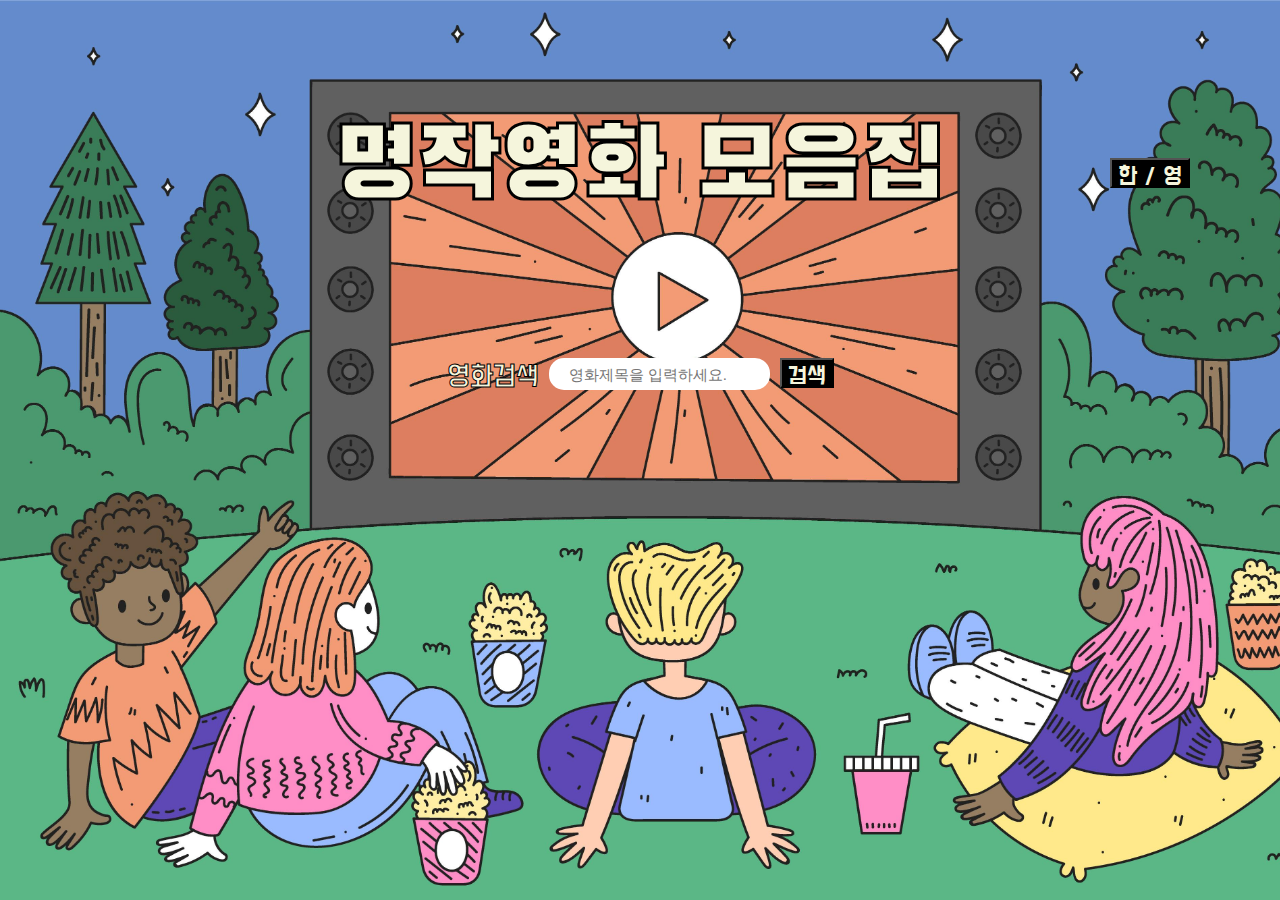
<file: html/index.html>
<!DOCTYPE html>
<html lang="ko">
  <head>
    <meta charset="UTF-8" />
    <meta name="viewport" content="width=device-width, initial-scale=1.0" />
    <title>명작영화컬렉션</title>
    <link rel="stylesheet" href="../css/style.css" />
    <link rel="icon" href="../img/favicon-32x32.png" />
  </head>
  <body>
    <div class="header">
      <h1 class="title">명작영화 모음집</h1>
      <button id="lang_btn">한 / 영</button>
    </div>
    <form>
      <span>영화검색</span>
      <input id="search" type="text" placeholder="영화제목을 입력하세요." />
      <button id="btn">검색</button>
    </form>
    <section id="card"></section>

    <script src="../script/movie.js" type="module"></script>
  </body>
</html>
</file>
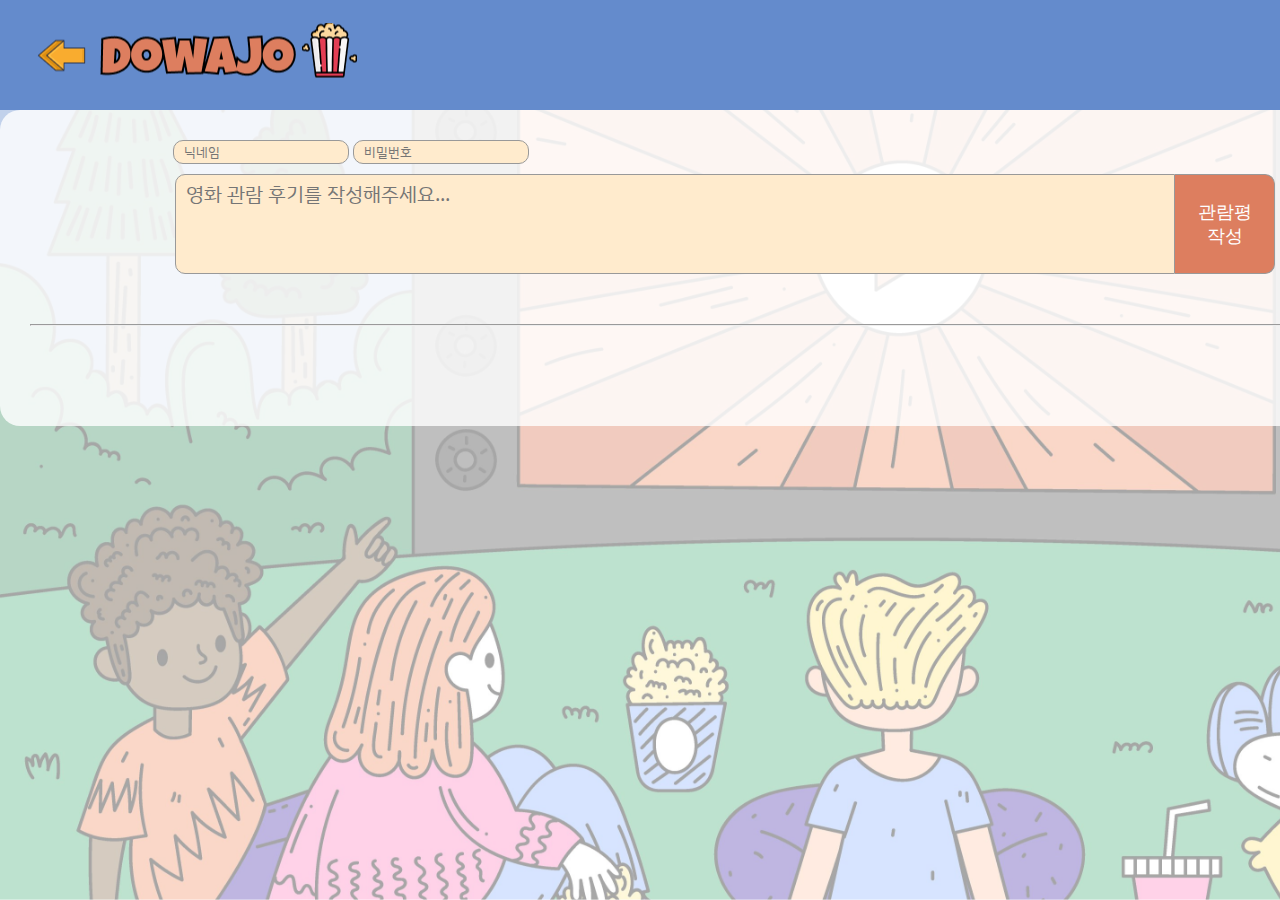
<file: html/page.html>
<!DOCTYPE html>
<html lang="ko-KR">
  <head>
    <meta charset="UTF-8" />
    <meta name="viewport" content="width=device-width, initial-scale=1.0" />
    <title>상세페이지 top</title>
    <link rel="icon" href="../img/favicon-32x32.png" />
    <link rel="stylesheet" href="../css/reset.css" />
    <link rel="stylesheet" href="../css/page.css" />
    <link rel="stylesheet" href="../css/review.css" />

  </head>
  <body>
    <header>
      <a href="index.html"><h1 id="detail_title">logo</h1></a>
    </header>

    <section id="page"></section>

    <section class="box">
      <div class="name">
      <form id="reviewForm">
        <input
          type="text"
          maxlength="8"
          id="username"
          class="input_css"
          placeholder="닉네임"
          required
        />
        <input
          type="password"
          name="pw"
          id="pw"
          class="input_css"
          placeholder="비밀번호"
          maxlength="8"
          required
        />
</div>
        <div class="wrap">
          <textarea
            id="comment"
            placeholder="영화 관람 후기를 작성해주세요..."
            required
            maxlength="200"
          ></textarea>
          <button type="submit" id="reviewBtn">관람평<br />작성</button>
        </div>
      </form>

      <hr />

      <div class="profile" id="reviewDiv">
        <div class="profileCircle"></div>
        <div class="profileBox"></div>
      </div>
    </section>
    <script src="../script/review.js"></script>


    <script src="../script/page.js" type="module"></script>
  </body>
</html>
</file>
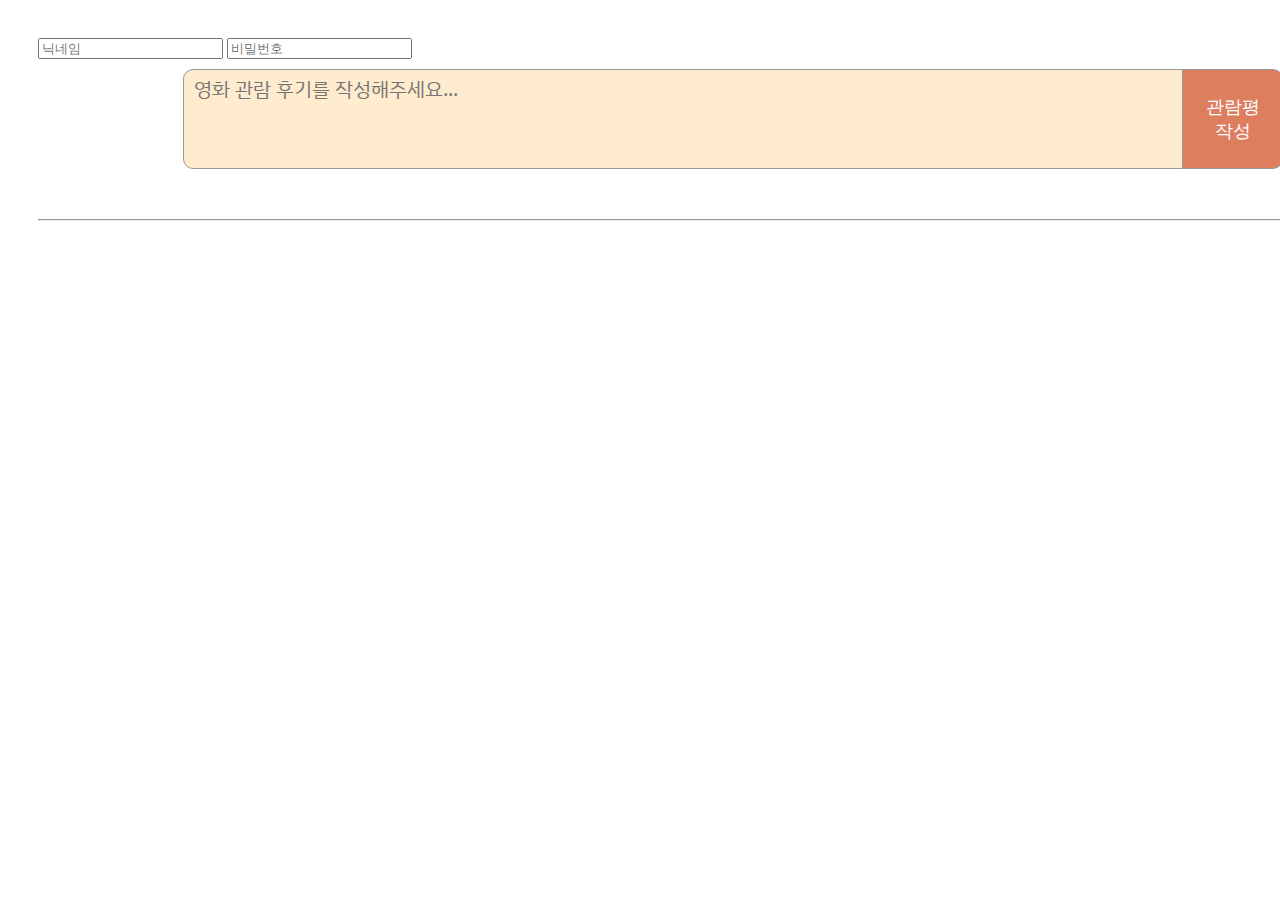
<file: html/review.html>
<!DOCTYPE html>
<html lang="en">
  <head>
    <meta charset="UTF-8" />
    <meta name="viewport" content="width=device-width, initial-scale=1.0" />
    <title>리뷰작성(임시파일)</title>
    <link
      rel="stylesheet"
      href="https://cdnjs.cloudflare.com/ajax/libs/font-awesome/6.0.0/css/all.min.css"
    />
    <link rel="stylesheet" href="../css/review.css" />
  </head>
  <body>
    <section class="box">
      <form id="reviewForm">
        <input
          type="text"
          maxlength="4"
          id="username"
          placeholder="닉네임"
          required
        />
        <input
          type="password"
          name="pw"
          id="pw"
          placeholder="비밀번호"
          maxlength="8"
          required
        />

        <div class="wrap">
          <textarea
            id="comment"
            placeholder="영화 관람 후기를 작성해주세요..."
            required
            maxlength="200"
          ></textarea>
          <button type="submit" id="reviewBtn">관람평<br />작성</button>
        </div>
      </form>

      <hr />

      <div class="profile" id="reviewDiv">
        <div class="profileCircle"></div>
        <div class="profileBox"></div>
      </div>
    </section>
    <script src="../script/review.js"></script>
  </body>
</html>
</file>
<file: css/style.css>
/* 타이틀 폰트 */
@import url("https://fonts.googleapis.com/css2?family=Black+Han+Sans&family=Gowun+Dodum&family=Hahmlet:wght@100..900&family=Jua&family=Nanum+Pen+Script&family=Noto+Serif+KR&family=Song+Myung&display=swap");

/* 영화 줄거리 폰트 */
@import url("https://fonts.googleapis.com/css2?family=Black+Han+Sans&family=Gowun+Dodum&family=Hahmlet:wght@100..900&family=Jua&family=Nanum+Pen+Script&family=Noto+Serif+KR&family=Reddit+Mono:wght@200..900&family=Song+Myung&display=swap");

/* 폼태그 폰트 */
@import url("https://fonts.googleapis.com/css2?family=Black+Han+Sans&family=Do+Hyeon&family=Gowun+Dodum&family=Hahmlet:wght@100..900&family=Jua&family=Nanum+Pen+Script&family=Noto+Serif+KR&family=Reddit+Mono:wght@200..900&family=Song+Myung&display=swap");

a {
  color: #000;
}

h3 {
  margin: 0;
  padding: 0;
}

body {
  background-image: url(../img/main_bg.jpg);
  background-size: cover;
  background-repeat: no-repeat;
  background-attachment: fixed;
  -webkit-user-select: none;
  -moz-user-select: none;
  -ms-use-select: none;
  user-select: none;
}

.header {
  width: 1200px;
  margin: 0 auto;
  position: relative;
}

.title {
  font-size: 100px;
  -webkit-text-stroke: 3px black;
  color: beige;
  text-align: center;
  height: 200px;
  padding-top: 100px;

  font-family: "Black Han Sans", sans-serif;
  font-weight: 400;
  font-style: normal;
  margin: 0;
}

#lang_btn {
  position: absolute;
  top: 150px;
  right: 50px;
}

form {
  text-align: center;
  margin: 50px auto;

  font-family: "Do Hyeon", sans-serif;
  font-weight: 400px;
  font-style: normal;
  font-size: 30px;
  justify-content: center;
  display: flex;
}

button {
  font-family: "Do Hyeon", sans-serif;
  font-weight: 400;
  font-style: normal;
  font-size: 25px;
  height: 30px;
  background-color: black;
  color: beige;
  cursor: pointer;
}

span {
  color: beige;
  -webkit-text-stroke: 1px black;
}

#search {
  border: 0;
  height: 30px;
  font-size: 15px;
  border-radius: 15px;
  outline: none;
  padding-left: 20px;
  color: rgb(0, 0, 0);
  margin: 0 10px;
}

section {
  display: grid;
  flex-direction: column;
  justify-content: center;
  text-align: center;
  grid-template-columns: repeat(4, 1fr);
  justify-content: center;
}

.cardBox {
  width: 350px;
  height: 550px;
  margin: 50px auto;
  perspective: 1100px;
  cursor: pointer;
  overflow: hidden;
  position: relative;
}

.card_content {
  position: absolute;
  bottom: -100%;
  width: 100%;
  height: 80px;
  background-color: blanchedalmond;
  box-sizing: border-box;
}

.cardBox:hover .card_content {
  bottom: 0;
}

.cardBox > img {
  width: 250px;
  height: auto;
}

.flip {
  width: 100%;
  height: 100%;
  position: relative;
  background-color: blanchedalmond;
  border: 3px solid rgb(48, 46, 43);
  border-radius: 10px;
  box-sizing: border-box;
}

.front {
  position: absolute;
  width: 100%;
  height: 100%;
  backface-visibility: hidden;
}

.front {
  padding-top: 20px;
}

::-webkit-scrollbar {
  display: block;
  height: 10px;
  padding-right: 10px;
}
::-webkit-scrollbar-track,
::-webkit-scrollbar-button {
  display: none;
}
::-webkit-scrollbar-thumb {
  background-color: rgba(250, 160, 100, 0.852);
  height: 20px;
}

h3 {
  font-size: 25px;
  margin-top: 5px;
}

p {
  font-family: "Nanum Pen Script", cursive;
  font-weight: 400;
  font-style: normal;
  font-size: 35px;
  padding: 10px 20px;
}
</file>
<file: css/page.css>
/* font */
@import url("https://fonts.googleapis.com/css2?family=IBM+Plex+Sans+KR&display=swap");

body {
  background-image: url(../img/detail_bg.png);
  background-size: cover;
  background-repeat: no-repeat;
  background-attachment: fixed;
  padding-top: 110px;
  font-family: "IBM Plex Sans KR", sans-serif;
}

/* header부분 */
header {
  width: 100%;
  height: 110px;
  background-color: #648bcc;
  position: fixed;
  top: 0;
  left: 0;
  right: 0;
  z-index: 5;
}

#detail_title {
  width: 322px;
  height: 65px;
  margin-left: 35px;
  margin-top: 23px;
  background: url(../img/logo.png) no-repeat center;
  background-size: 322px 68px;
  font-size: 0;
  float: left;
  cursor: pointer;
}

/* section page부분 */
.cardBox {
  width: 100%;
  height: 700px;
}

.contentsBox {
  width: 1450px;
  height: 85%;
  margin: 80px auto 0 auto;
  padding: 30px;
  box-sizing: border-box;
  font-weight: bold;
  background-color: rgba(255, 255, 255, 0.8);
  border-radius: 20px;
}

.poster {
  width: 25%;
  float: left;
  margin-left: 20px;
}

.title_ul {
  width: 68%;
  height: 400px;
  margin-top: 75px;
  float: right;
}

.title_ul > li {
  letter-spacing: 1px;
}

.title_ul > li:nth-child(1) {
  font-size: 45px;
  margin-bottom: 30px;
  letter-spacing: 2px;
}

.title_ul > li:nth-child(2),
li:nth-child(3),
li:nth-child(4) {
  display: inline;
  margin-right: 40px;
  font-size: 19px;
}

.title_ul > li:nth-child(5) {
  width: 900px;
  margin-top: 50px;
  font-size: 23px;
  line-height: 1.5em;
}
</file>
<file: css/review.css>
/* font */
@import url("https://fonts.googleapis.com/css2?family=IBM+Plex+Sans+KR&display=swap");

.box {
  width: 1450px;
  margin: 0 auto 0 auto;
  padding: 30px;
  background-color: rgb(255, 255, 255, 0.8);
  box-sizing: border-box;
  border-radius: 20px;
}

.name {
  width: 1105px;
  margin: 0 auto;
}

.wrap {
  margin: 10px auto 50px auto;
  text-align: center;
  display: flex;
  justify-content: center;
  flex: 1;
  position: relative;
}

textarea {
  width: 1000px;
  height: 100px;
  resize: none;
  font-size: 20px;
}

.wrap > button {
  width: 100px;
  height: 100px;
  background-color: #dd7e5f;
  color: white;
  cursor: pointer;
  font-size: 18px;
  border-radius: 0 10px 10px 0;
  border: 1px solid #999;
  border-left: none;
}

.profile {
  width: 1105px;
  margin: 0 auto;
  margin-top: 70px;
  margin-bottom: 10px;
}

.commentBox {
  display: flex;
  margin-bottom: 50px;
}

.profileCircle {
  width: 120px;
  height: 120px;
  border: 1px solid rgb(162, 159, 159);
  border-radius: 50%;
  margin-right: 30px;
  text-align: center;
  font-size: 30px;
  background: url(https://unsplash.it/120/?random) no-repeat center center;
}

.profileBox {
  border: 1.5px dashed #dd7e5f;
  border-radius: 10px;
  word-break: break-all;
  flex: 1;
  position: relative;
}

.nickname {
  margin: 20px 0 0 20px;
  width: 145px;
  font-size: 20px;
}

.timeStamp {
  margin: 20px;
  font-size: 15px;
  color: #999;
}

p {
  font-size: 20px;
  width: 80%;
  margin: 20px;
  line-height: 30px;
}

.profileEdit {
  right: 10px;
  bottom: 10px;
  position: absolute;
}

.heart_image {
  font-size: 24px;
  background: none;
  border: none;
  cursor: pointer;
  right: 20px;
  top: 20px;
  position: absolute;
}

.input_css,
#comment {
  border: 1px solid #999;
  border-radius: 10px;
  background-color: #ffebcd;
  text-indent: 8px;
  font-family: "IBM Plex Sans KR", sans-serif;
} /* 디자인 공통 */

.input_css {
  width: 170px;
  height: 20px;
}

#comment {
  border-radius: 10px 0 0 10px;
  padding-top: 5px;
  box-sizing: border-box;
}

.btn_design {
  width: 40px;
  height: 30px;
  border: none;
  background-color: #dd7e5f;
  border-radius: 5px;
  color: #fff;
  margin-left: 5px;
  cursor: pointer;
}
</file>
